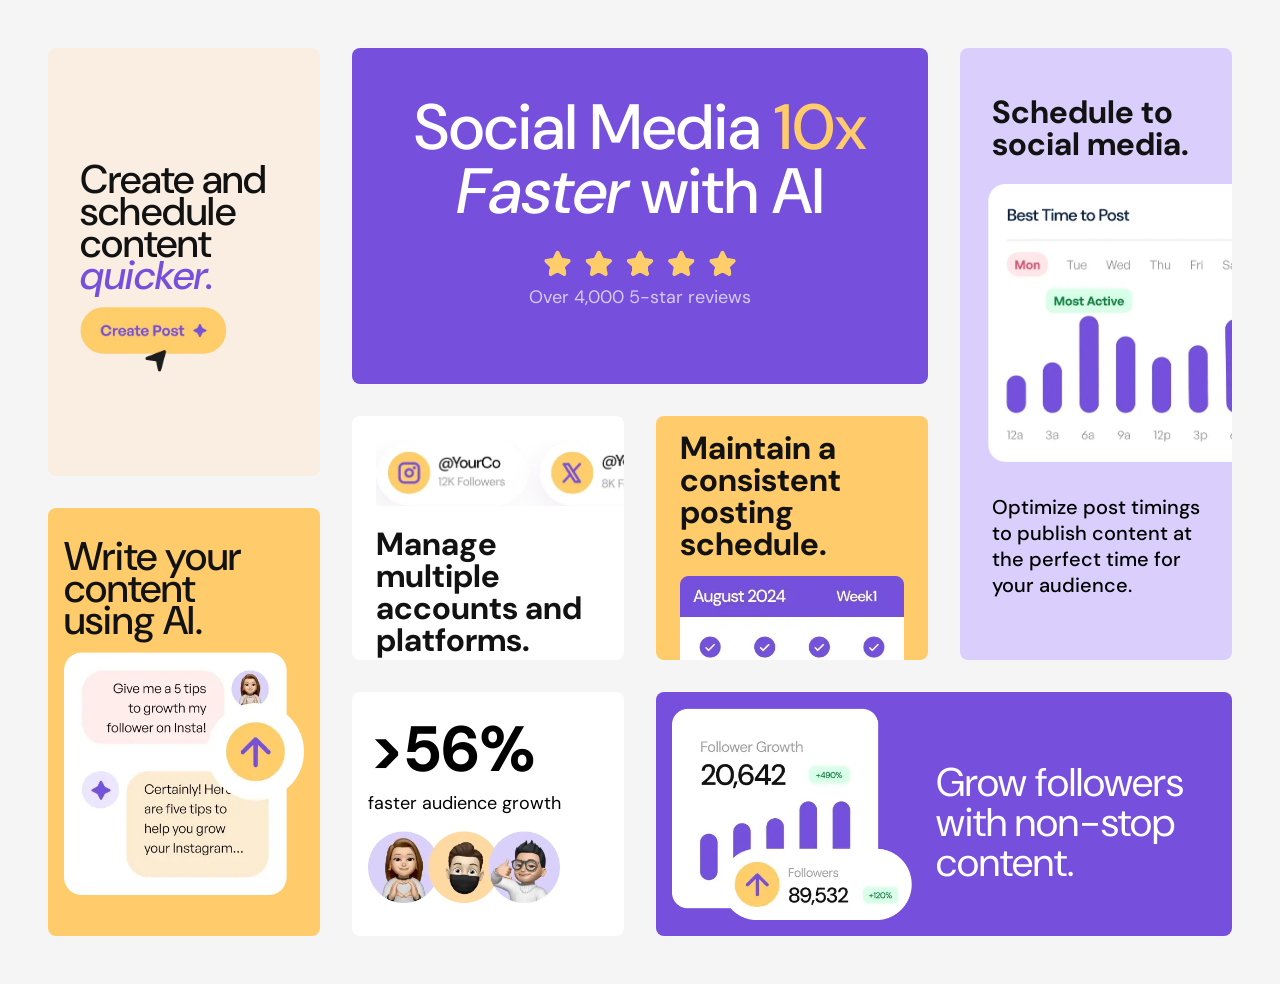
<file: Bento-Grid/index.html>
<!doctype html>
<html lang="en">
  <head>
    <meta charset="UTF-8" />
    <meta name="viewport" content="width=device-width, initial-scale=1.0" />
    <title>Bento grid</title>
    <link rel="stylesheet" href="style.css" />
  </head>
  <body>
    <main class="main-content">
      <section class="section-hero">
        <div class="hero-content">
          <div class="hero-review">
            <h1>
              Social Media <span class="yellow">10x</span
              ><span> Faster</span> with AI
            </h1>
            <img
              src="assets/images/illustration-five-stars.webp"
              alt="5-star-reviews"
            />
            <p>Over 4,000 5-star reviews</p>
          </div>
          <div class="hero-account">
            <img
              src="assets/images/illustration-multiple-platforms.webp"
              alt="multiple-accounts"
            />
            <h2>Manage multiple accounts and platforms.</h2>
          </div>
          <div class="hero-posting">
            <h2>Maintain a consistent posting schedule.</h2>
            <img
              src="assets/images/illustration-consistent-schedule.webp"
              alt="consistent-schedule"
            />
          </div>
          <div class="hero-social-media">
            <h2>Schedule to social media.</h2>
            <img src="assets/images/illustration-schedule-posts.webp" alt="" />
            <p>
              Optimize post timings to publish content at the perfect time for
              your audience.
            </p>
          </div>
          <div class="hero-followers">
            <img
              src="assets/images/illustration-grow-followers.webp"
              alt="grow followers"
            />
            <h2>Grow followers with non-stop content.</h2>
          </div>
          <div class="hero-audience">
            <p><span>>56% </span>faster audience growth</p>
            <img
              src="assets/images/illustration-audience-growth.webp"
              alt="audience growth"
            />
          </div>
          <div class="hero-create">
            <h2>Create and schedule content <span>quicker.</span></h2>
            <img
              src="assets/images/illustration-create-post.webp"
              alt="create post"
            />
          </div>
          <div class="hero-ai">
            <h2>Write your content using AI.</h2>
            <img
              src="assets/images/illustration-ai-content.webp"
              alt="ai content"
            />
          </div>
        </div>
      </section>
    </main>
  </body>
</html>
</file>
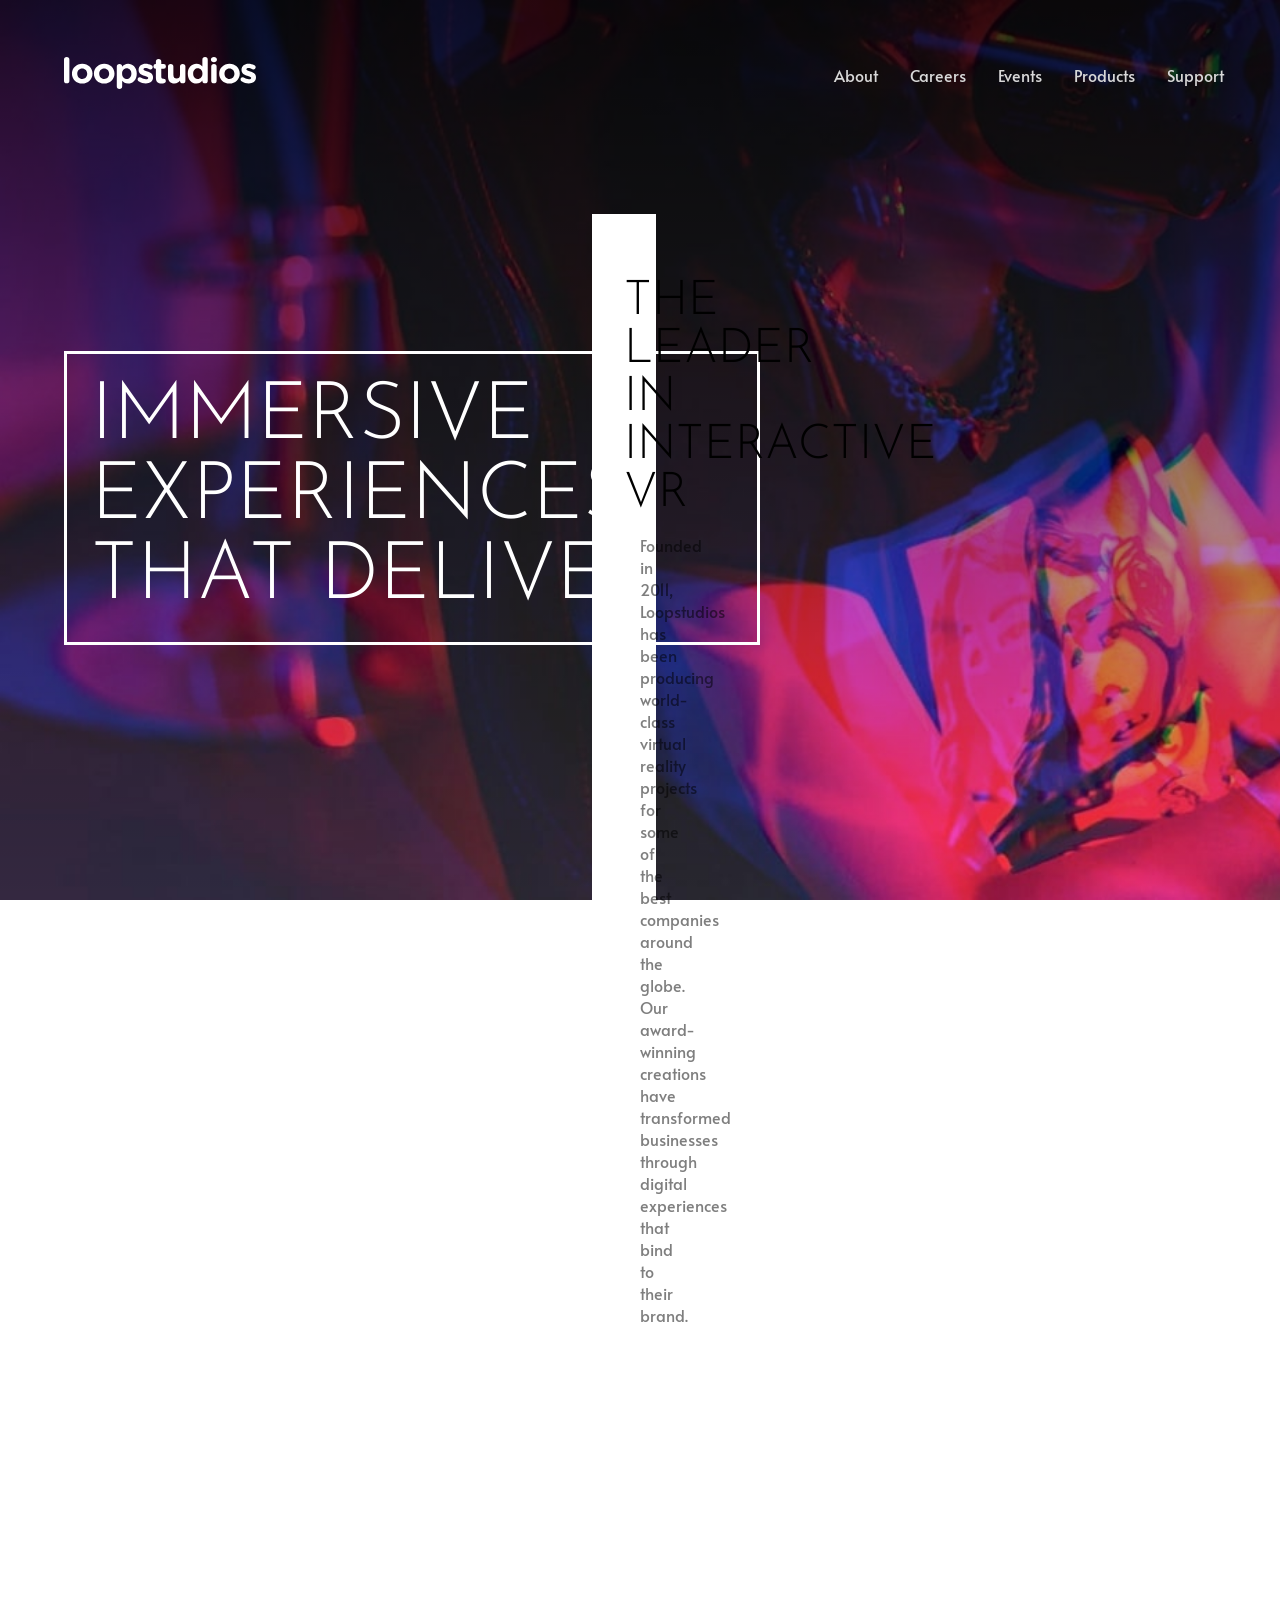
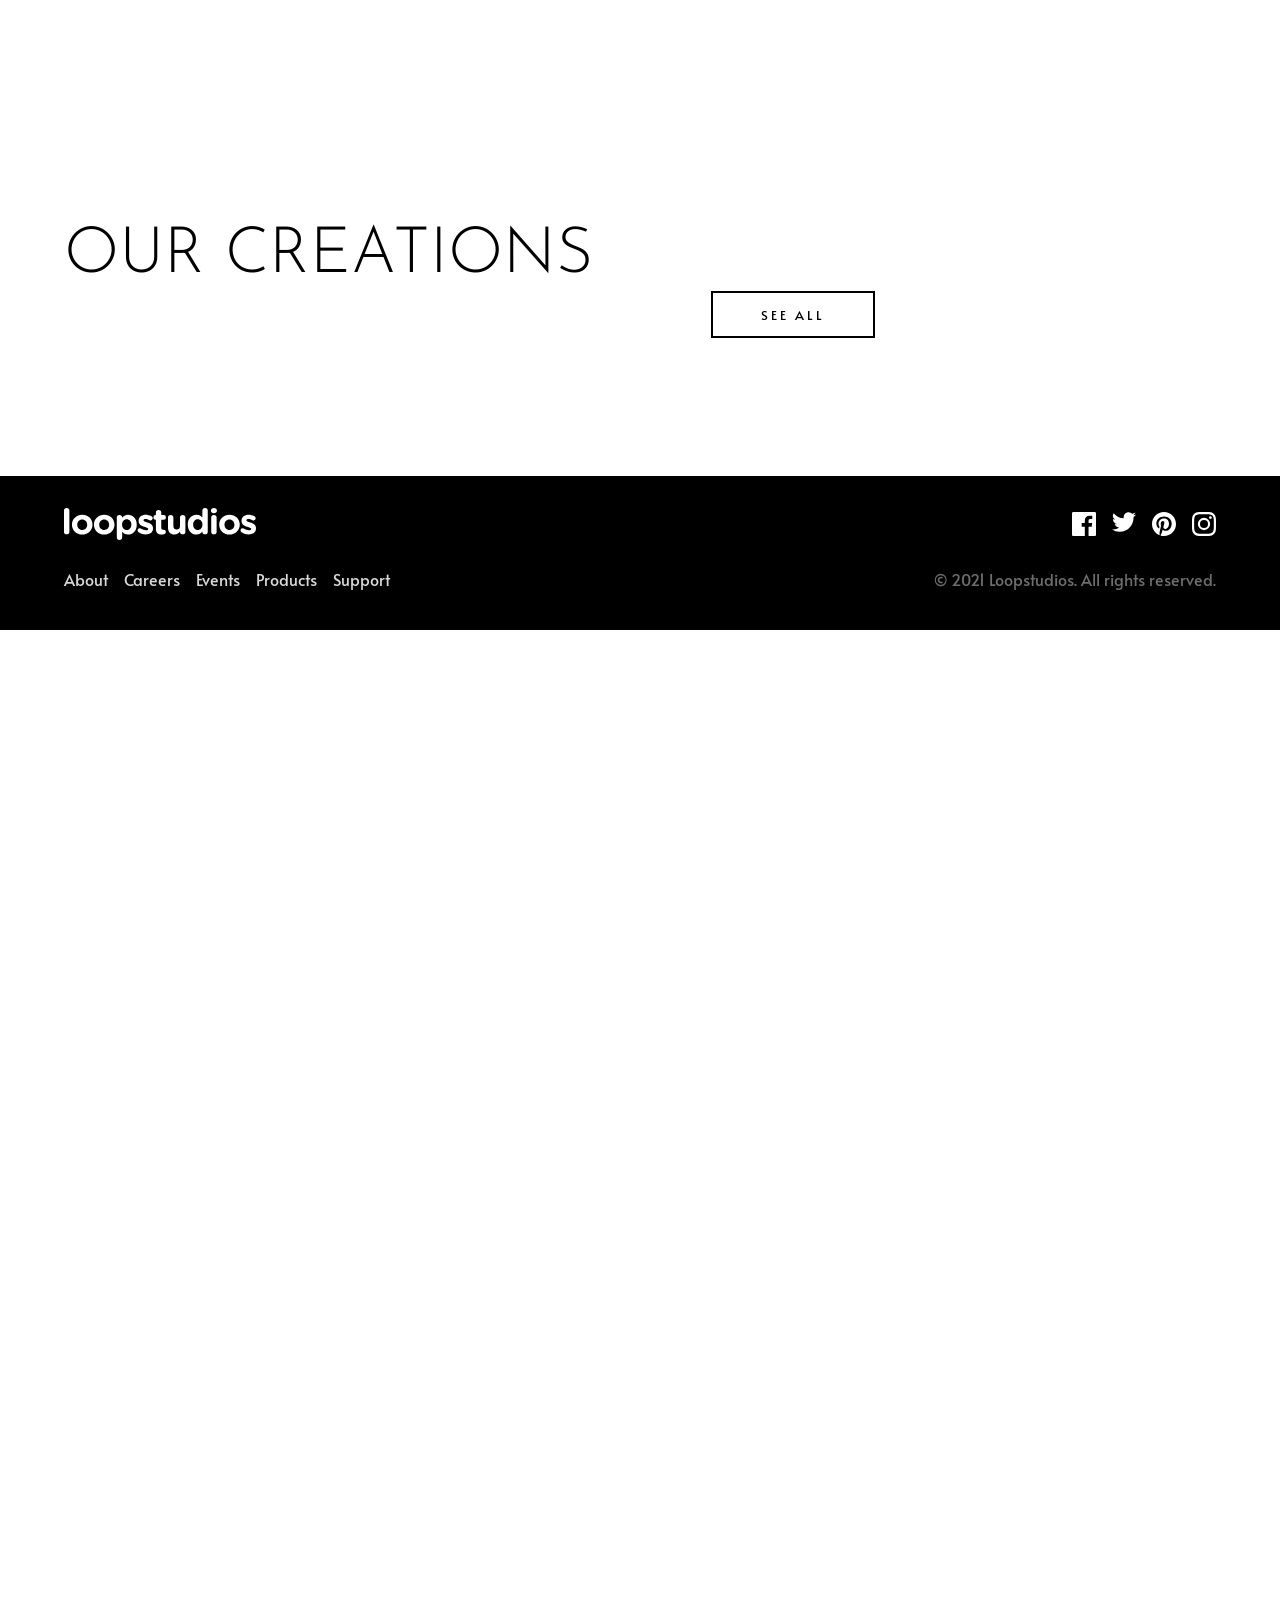
<file: Loopstudios-Landing-Page/index.html>
<!DOCTYPE html>
<html lang="en">

<head>
  <meta charset="UTF-8">
  <meta name="viewport" content="width=device-width, initial-scale=1.0">
  <title>Loopstudios landing page</title>
  <link rel="stylesheet" href="style.css">
  <link rel="preconnect" href="https://fonts.googleapis.com">
  <link rel="preconnect" href="https://fonts.gstatic.com" crossorigin>
  <link href="https://fonts.googleapis.com/css2?family=Alata&family=Josefin+Sans:wght@300&display=swap"
    rel="stylesheet">
</head>

<body>
  <div class="page-content">
    <header class="page-head">
      <div class="head-content">
        <div class="head-logo">
          <img src="images/logo.svg" alt="website logo">
        </div>
        <div class="head-items">
          <nav class="head-nav">
            <ul class="head-nav-items">
              <li class="nav-list"><a href="#" class="head-list-name">About</a></li>
              <li class="nav-list"><a href="#" class="head-list-name">Careers</a></li>
              <li class="nav-list"><a href="#" class="head-list-name">Events</a></li>
              <li class="nav-list"><a href="#" class="head-list-name">Products</a></li>
              <li class="nav-list"><a href="#" class="head-list-name">Support</a></li>
            </ul>
          </nav>
        </div>
        <div class="head-hamburger">
          <input type="checkbox" id="check-box" class="check">
          <div class="hamburger">
            <label for="check-box"><img src="images/icon-hamburger.svg" alt="open sidebar" class="open-sidebar"></label>
            <label for="check-box"><img src="images/icon-close.svg" alt="close sidebar" class="close-sidebar"></label>
          </div>
        </div>
      </div>
    </header>
    <main class="main-content">
      <section class="hero-section">
        <div class="hero-content">
          <div class="head-sidebar">
            <nav class="head-sidebar-nav">
              <ul class="head-sidebar-items">
                <li class="nav-list"><a href="#" class="list-name">About</a></li>
                <li class="nav-list"><a href="#" class="list-name">Careers</a></li>
                <li class="nav-list"><a href="#" class="list-name">Events</a></li>
                <li class="nav-list"><a href="#" class="list-name">Products</a></li>
                <li class="nav-list"><a href="#" class="list-name">Support</a></li>
              </ul>
            </nav>
          </div>
          <div class="hero-box">
            <h1>Immersive experiences that deliver</h1>
          </div>
        </div>
      </section>
      <section class="about-us" id="about-us">
        <div class="about-content">
          <div class="about-image">
            <picture>
              <source media="(min-width: 768px)" srcset="images/desktop/image-interactive.jpg">
              <img src="images/mobile/image-interactive.jpg" alt="about image">
            </picture>

          </div>
          <div class="about-detail">
            <h2>The leader in interactive VR</h2>
            <p>
              Founded in 2011, Loopstudios has been producing world-class virtual reality
              projects for some of the best companies around the globe. Our award-winning
              creations have transformed businesses through digital experiences that bind
              to their brand.
            </p>
          </div>
        </div>
      </section>
      <section class="creation">
        <div class="creation-content">
          <h2>Our creations</h2>
          <div class="creation-button">
            <button type="submit" class="creation-btn">See all</button>
          </div>
          <div class="creation-images">
            <div class="image-card">
              <picture>
                <source media="(min-width: 768px)" srcset="images/desktop/image-deep-earth.jpg">
                <img src="images/mobile/image-deep-earth.jpg" alt="Deep earth">
              </picture>
              <h3>Deep earth</h3>
            </div>
            <div class="image-card">
              <picture>
                <source media="(min-width: 768px)" srcset="images/desktop/image-night-arcade.jpg">
                <img src="images/mobile/image-night-arcade.jpg" alt="Night arcade">
              </picture>
              <h3>Night arcade</h3>
            </div>
            <div class="image-card">
              <picture>
                <source media="(min-width: 768px)" srcset="images/desktop/image-soccer-team.jpg">
                <img src="images/mobile/image-soccer-team.jpg" alt="Soccer team VR">
              </picture>
              <h3>Soccer team VR</h3>
            </div>
            <div class="image-card">
              <picture>
                <source media="(min-width: 768px)" srcset="images/desktop/image-grid.jpg">
                <img src="images/mobile/image-grid.jpg" alt="grid">
              </picture>
              <h3>The grid</h3>
            </div>
            <div class="image-card">
              <picture>
                <source media="(min-width: 768px)" srcset="images/desktop/image-from-above.jpg">
                <img src="images/mobile/image-from-above.jpg" alt="From above">
              </picture>
              <h3>From up above VR</h3>
            </div>
            <div class="image-card">
              <picture>
                <source media="(min-width: 768px)" srcset="images/desktop/image-pocket-borealis.jpg">
                <img src="images/mobile/image-pocket-borealis.jpg" alt="Pocket borealis">
              </picture>
              <h3>Pocket borealis</h3>
            </div>
            <div class="image-card">
              <picture>
                <source media="(min-width: 768px)" srcset="images/desktop/image-curiosity.jpg">
                <img src="images/mobile/image-curiosity.jpg" alt="curiosity">
              </picture>
              <h3>The curiosity</h3>
            </div>
            <div class="image-card">
              <picture>
                <source media="(min-width: 768px)" srcset="images/desktop/image-fisheye.jpg">
                <img src="images/mobile/image-fisheye.jpg" alt="fisheye">
              </picture>
              <h3>Make it fisheye</h3>
            </div>
          </div>
        </div>
      </section>
    </main>
    <footer>
      <div class="footer-content">
        <div class="footer-image">
          <img src="images/logo.svg" alt="logo">
        </div>
          <nav class="footer-nav">
            <ul class="footer-list">
              <li class="flist"><a href="#" class="footer-list-name no-padding">About</a></li>
              <li class="flist"><a href="#" class="footer-list-name">Careers</a></li>
              <li class="flist"><a href="#" class="footer-list-name">Events</a></li>
              <li class="flist"><a href="#" class="footer-list-name">Products</a></li>
              <li class="flist"><a href="#" class="footer-list-name">Support</a></li>
            </ul>
          </nav>
          <nav class="social-link">
            <ul class="social-list">
              <li class="slist"><a href="#" class="social-link-logo"><img src="images/icon-facebook.svg"
                    alt="icon-facebook"></a></li>
              <li class="slist"><a href="#" class="social-link-logo"><img src="images/icon-twitter.svg"
                    alt="icon-twitter"></a></li>
              <li class="slist"><a href="#" class="social-link-logo"><img src="images/icon-pinterest.svg"
                    alt="icon-pinterest"></a></li>
              <li class="slist"><a href="#" class="social-link-logo"><img src="images/icon-instagram.svg"
                    alt="icon-instagram"></a></li>
            </ul>
          </nav>
        <div class="footer-copyright">
          <p>© 2021 Loopstudios. All rights reserved.</p>
        </div>
      </div>
    </footer>
  </div>
</body>

</html>
</file>
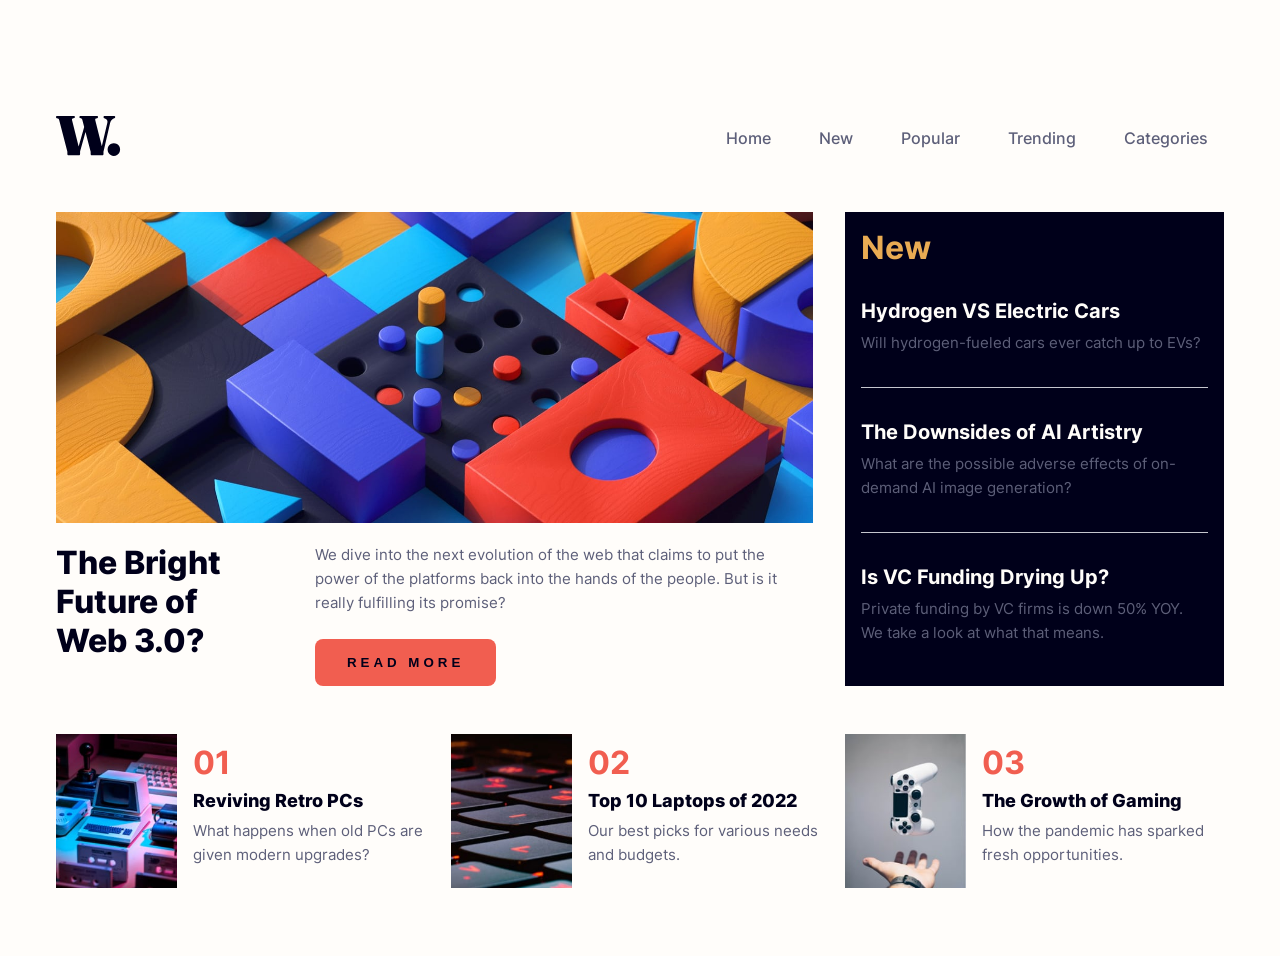
<file: Newspaper-Homepage/index.html>
<!doctype html>
<html lang="en">
  <head>
    <meta charset="UTF-8" />
    <meta name="viewport" content="width=device-width, initial-scale=1.0" />
    <title>News homepage</title>
    <link rel="stylesheet" href="style.css" />
  </head>
  <body>
    <div class="page-content">
      <header class="page-header">
        <div class="header-content">
          <div class="header-image">
            <img src="assets/images/logo.svg" alt="Website logo" />
          </div>
          <div class="header-hamburger">
            <input type="checkbox" class="checkbox-hamburger" id="check" />
            <div class="hamburger">
              <div class="open-sidebar">
                <label for="check">
                  <img src="assets/images/icon-menu.svg" alt="open-sidebar" />
                </label>
              </div>
              <div class="close-sidebar">
                <label for="check">
                  <img
                    src="assets/images/icon-menu-close.svg"
                    alt="close-sidebar"
                  />
                </label>
              </div>
            </div>
            <nav class="sidebar">
              <ul class="sidebar-items">
                <li class="list list-gap">
                  <a href="#" class="list-name">Home</a>
                </li>
                <li class="list"><a href="#" class="list-name">New</a></li>
                <li class="list"><a href="#" class="list-name">Popular</a></li>
                <li class="list"><a href="#" class="list-name">Trending</a></li>
                <li class="list">
                  <a href="#" class="list-name">Categories</a>
                </li>
              </ul>
            </nav>
          </div>
        </div>
      </header>
      <main class="main-content">
        <section class="section-hero">
          <div class="hero-content">
            <div class="hero-article">
              <div class="article-image">
                <picture>
                  <source
                    media="(min-width: 768px)"
                    srcset="assets/images/image-web-3-desktop.jpg"
                  />
                  <img
                    src="assets/images/image-web-3-mobile.jpg"
                    alt="Article image"
                  />
                </picture>
              </div>
              <div class="article-body">
                <div class="article-head">
                  <h1>The Bright Future of Web 3.0?</h1>
                </div>
                <div class="article-details">
                  <p>
                    We dive into the next evolution of the web that claims to
                    put the power of the platforms back into the hands of the
                    people. But is it really fulfilling its promise?
                  </p>
                  <button type="submit" class="read-btn">Read more</button>
                </div>
              </div>
            </div>
            <div class="hero-new">
              <h3>New</h3>
              <div class="new-feature-one">
                <h2>Hydrogen VS Electric Cars</h2>
                <p>Will hydrogen-fueled cars ever catch up to EVs?</p>
              </div>
              <hr />
              <div class="new-feature-two">
                <h2>The Downsides of AI Artistry</h2>
                <p>
                  What are the possible adverse effects of on-demand AI image
                  generation?
                </p>
              </div>
              <hr />
              <div class="new-feature-three">
                <h2>Is VC Funding Drying Up?</h2>
                <p>
                  Private funding by VC firms is down 50% YOY. We take a look at
                  what that means.
                </p>
              </div>
            </div>
            <div class="hero-additional">
              <div class="hero-additional-content one">
                <div class="additional-image">
                  <img
                    src="assets/images/image-retro-pcs.jpg"
                    alt="Retro PCs"
                  />
                </div>
                <div class="additional-details">
                  <h3>01</h3>
                  <h2>Reviving Retro PCs</h2>
                  <p>What happens when old PCs are given modern upgrades?</p>
                </div>
              </div>
              <div class="hero-additional-content two">
                <div class="additional-image">
                  <img
                    src="assets/images/image-top-laptops.jpg"
                    alt="Retro PCs"
                  />
                </div>
                <div class="additional-details">
                  <h3>02</h3>
                  <h2>Top 10 Laptops of 2022</h2>
                  <p>Our best picks for various needs and budgets.</p>
                </div>
              </div>
              <div class="hero-additional-content three">
                <div class="additional-image">
                  <img
                    src="assets/images/image-gaming-growth.jpg"
                    alt="Retro PCs"
                  />
                </div>
                <div class="additional-details">
                  <h3>03</h3>
                  <h2>The Growth of Gaming</h2>
                  <p>How the pandemic has sparked fresh opportunities.</p>
                </div>
              </div>
            </div>
          </div>
        </section>
      </main>
    </div>
  </body>
</html>
</file>
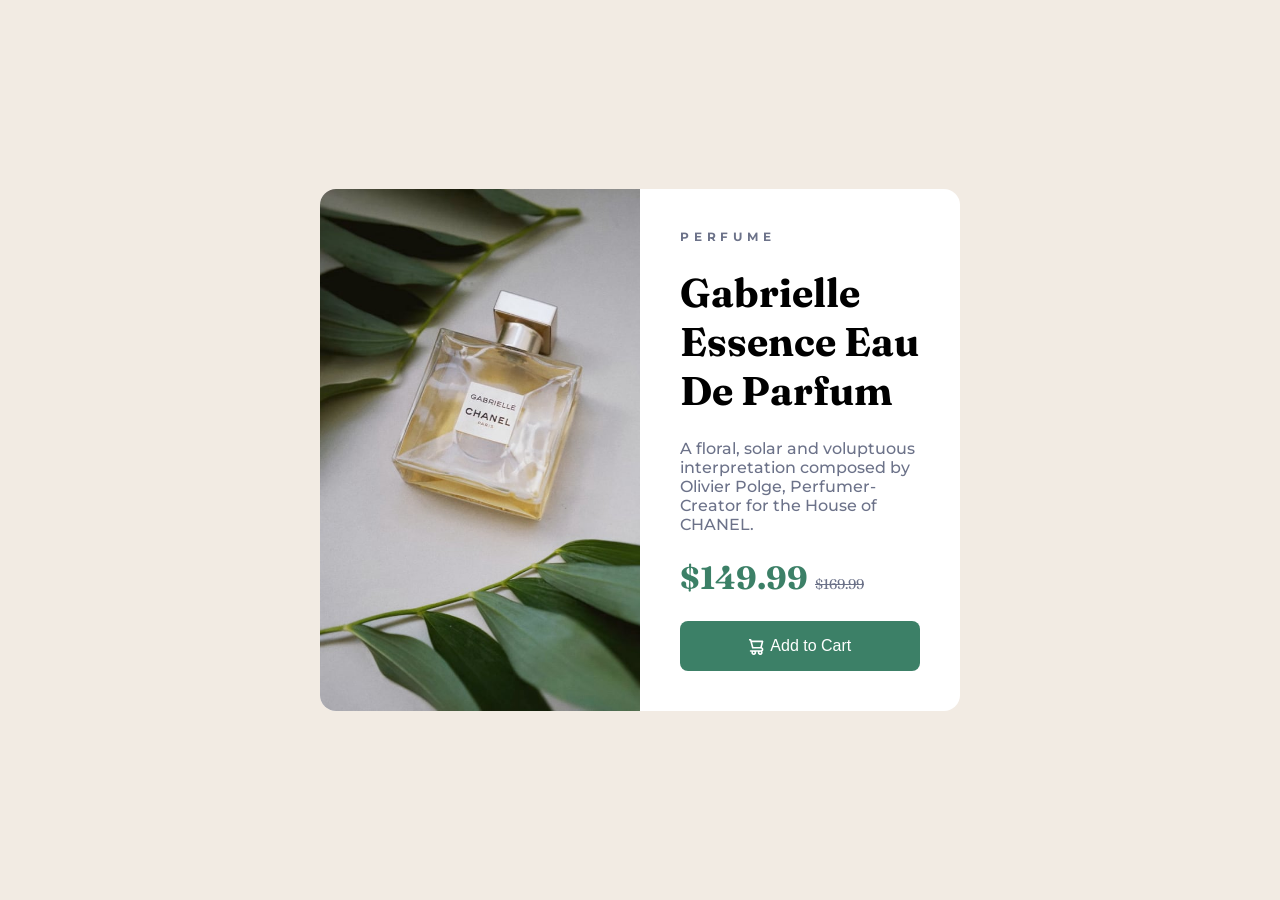
<file: Product-Card/index.html>
<!doctype html>
<html lang="en">
  <head>
    <meta charset="UTF-8" />
    <meta name="viewport" content="width=device-width, initial-scale=1.0" />
    <title>Product Card</title>
    <link rel="stylesheet" href="style.css" />
    <link rel="preconnect" href="https://fonts.googleapis.com" />
    <link rel="preconnect" href="https://fonts.gstatic.com" crossorigin />
    <link
      href="https://fonts.googleapis.com/css2?family=Fraunces:ital,opsz,wght@0,9..144,100..900;1,9..144,100..900&family=Montserrat:ital@0;1&display=swap"
      rel="stylesheet"
    />
  </head>
  <body>
    <div class="page-content">
      <div class="product-card">
        <div class="product-image">
          
          <picture>
            <source srcset="assets/img-desktop.jpg" media="(min-width:710px)">
            <img
            src="assets/img-mobile.jpg"
            alt="product"
          />
          </picture>
        </div>
        <div class="product-detail">
          <span>PERFUME</span>
          <h1>Gabrielle Essence Eau De Parfum</h1>
          <p>
            A floral, solar and voluptuous interpretation composed by Olivier
            Polge, Perfumer-Creator for the House of CHANEL.
          </p>
          <div class="price"><span class="new-price">$149.99 </span><span class="old-price">$169.99</span></div>
          <button class="btn-cart"><img src="assets/icon-cart.svg" alt=""> Add to Cart</button>
        </div>
      </div>
    </div>
  </body>
</html>
</file>
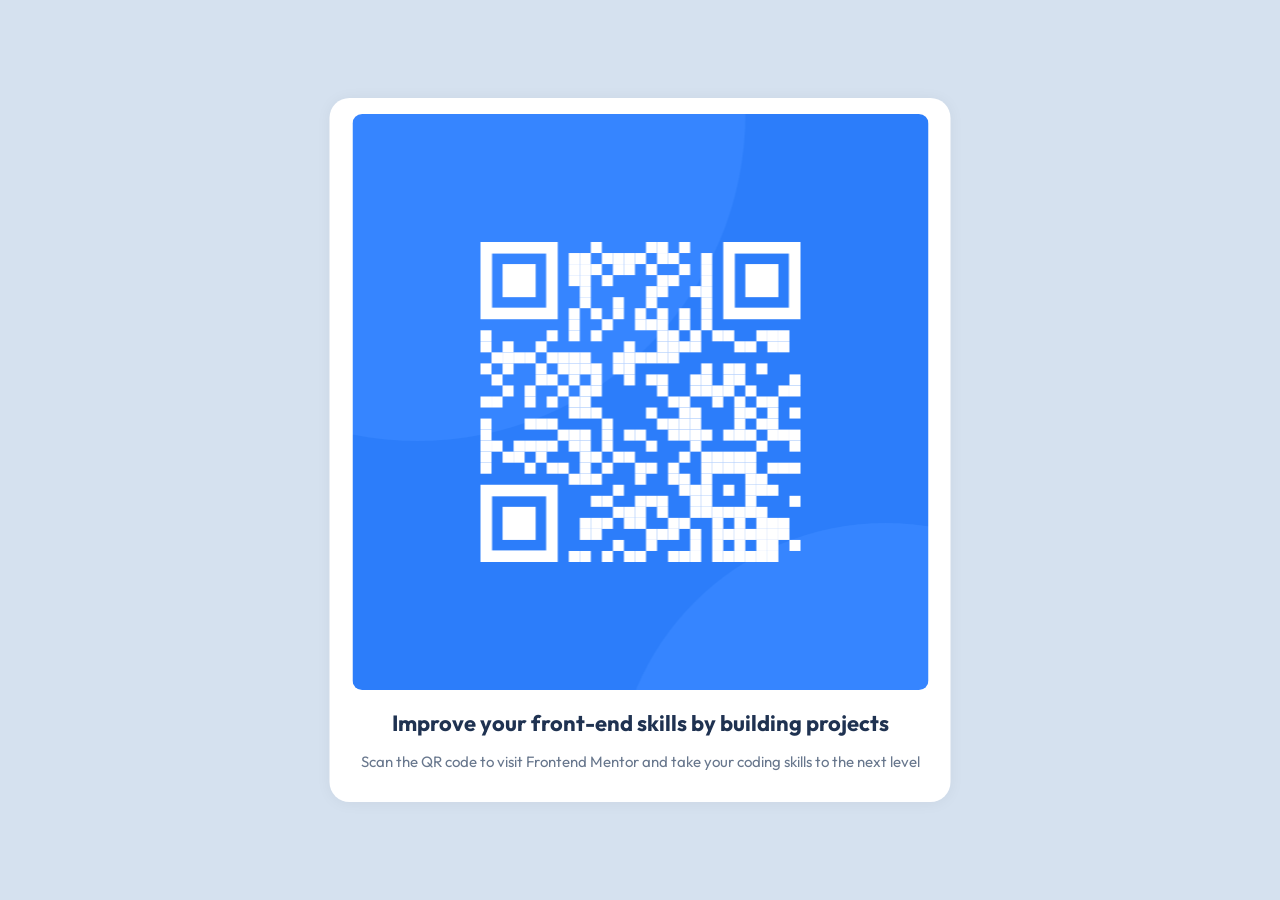
<file: QR-Code-Page/index.html>
<!doctype html>
<html lang="en">
  <head>
    <meta charset="UTF-8" />
    <meta name="viewport" content="width=device-width, initial-scale=1.0" />
    <title>QR Code</title>
    <link rel="stylesheet" href="style.css" />
  </head>
  <body>
    <div class="card">
      <img class="qr-img" src="assets/image-qr-code.png" alt="myimg" />
      <p class="head">Improve your front-end skills by building projects</p>
      <p class="para">
        Scan the QR code to visit Frontend Mentor and take your coding skills to
        the next level
      </p>
    </div>
  </body>
</html>
</file>
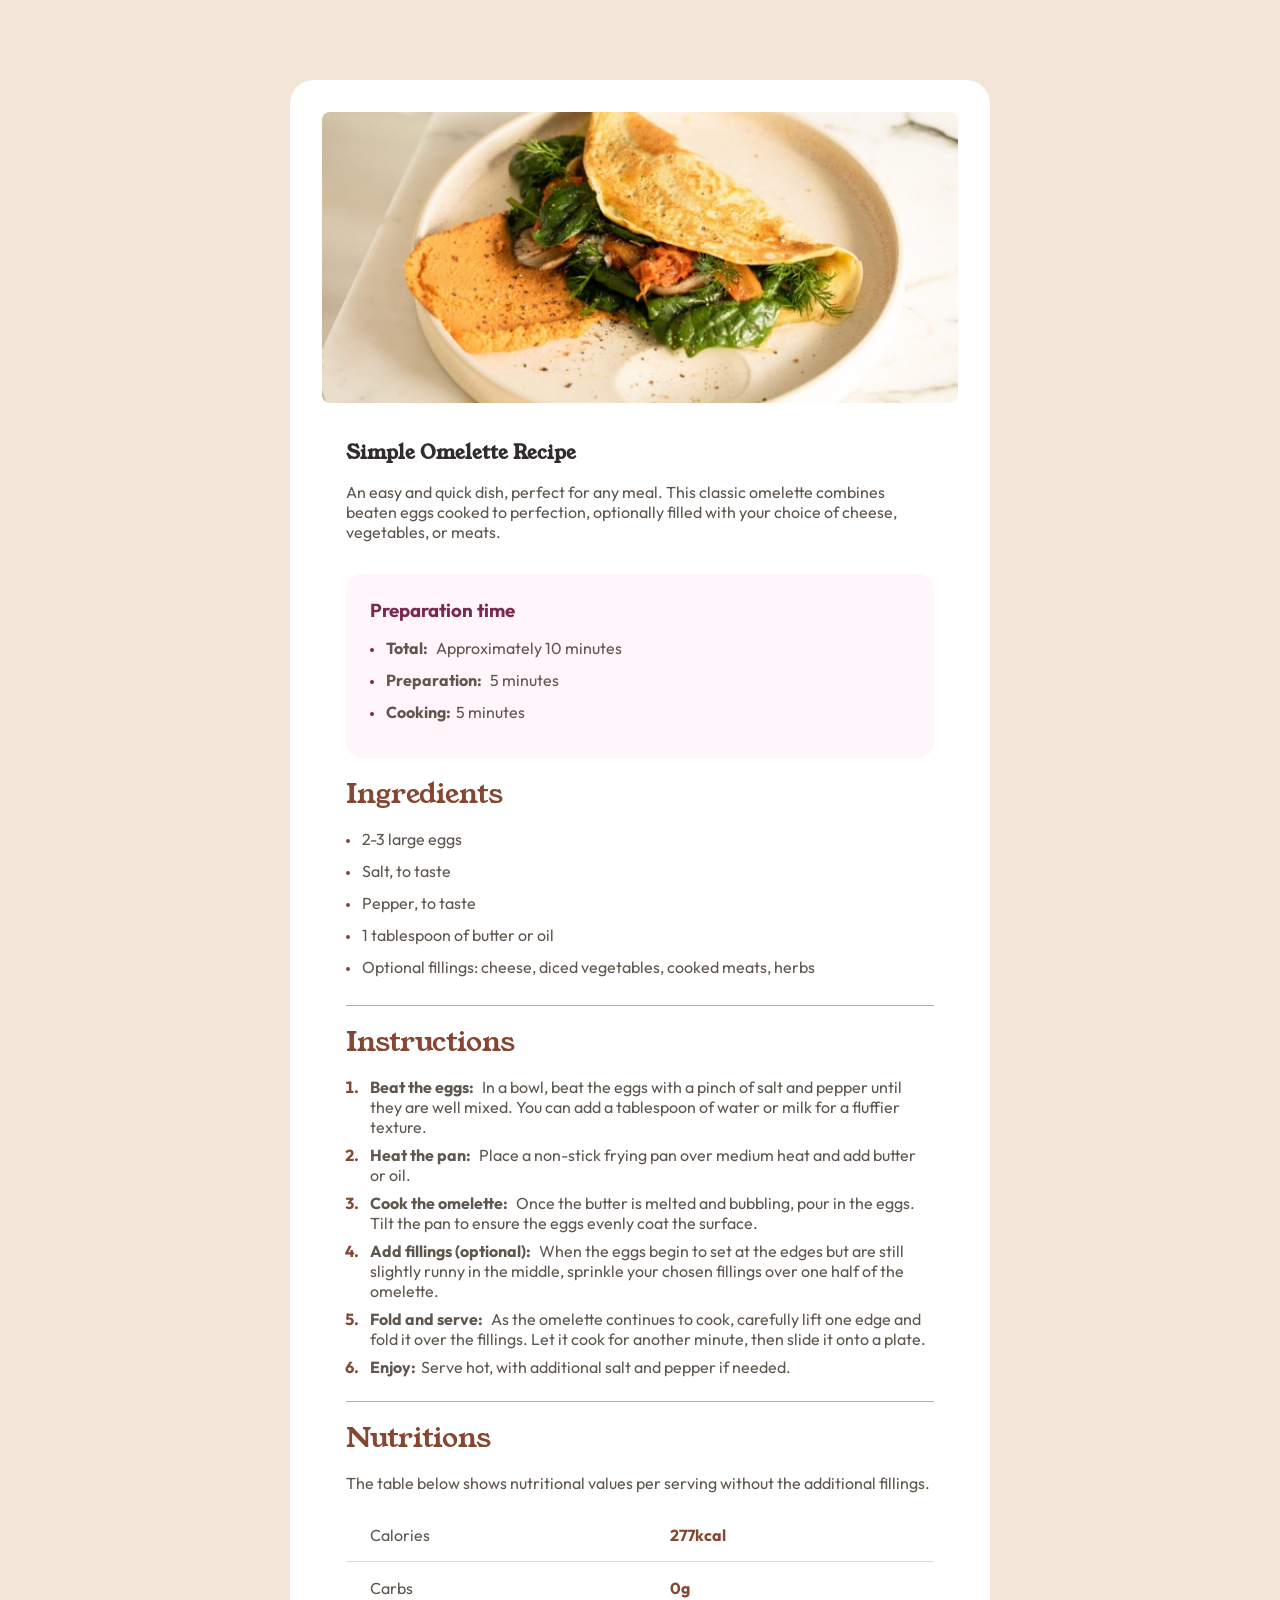
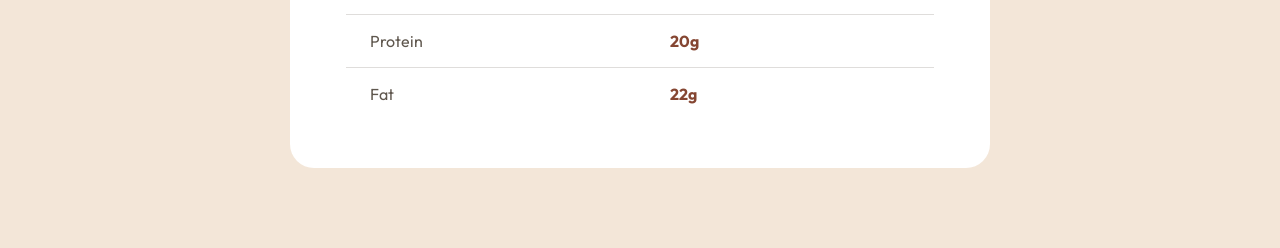
<file: Recipe-Page/index.html>
<!doctype html>
<html lang="en">
  <head>
    <meta charset="UTF-8" />
    <meta name="viewport" content="width=device-width, initial-scale=1.0" />
    <title>Recipe page</title>
    <link rel="stylesheet" href="style.css" />
    <link rel="preconnect" href="https://fonts.googleapis.com" />
    <link rel="preconnect" href="https://fonts.gstatic.com" crossorigin />
    <link
      href="https://fonts.googleapis.com/css2?family=Outfit:wght@400;600;700&family=Young+Serif&display=swap"
      rel="stylesheet"
    />
  </head>
  <body>
    <main class="main-content">
      <section class="section-hero">
        <article class="hero-content">
          <div class="recipe-image">
            <img
              class="omelette-image"
              src="assets/image-omelette.jpeg"
              alt="recipe-image"
            />
          </div>
          <div class="recipe-content">
            <div class="recipe-header">
              <h1>Simple Omelette Recipe</h1>
              <p>
                An easy and quick dish, perfect for any meal. This classic
                omelette combines beaten eggs cooked to perfection, optionally
                filled with your choice of cheese, vegetables, or meats.
              </p>
            </div>
            <div class="preparation-time">
              <h3>Preparation time</h3>
              <ul>
                <li><span>Total: </span>Approximately 10 minutes</li>
                <li><span>Preparation: </span>5 minutes</li>
                <li><span>Cooking:</span>5 minutes</li>
              </ul>
            </div>
            <div class="ingredient">
              <h2>Ingredients</h2>
              <ul>
                <li>2-3 large eggs</li>
                <li>Salt, to taste</li>
                <li>Pepper, to taste</li>
                <li>1 tablespoon of butter or oil</li>
                <li>
                  Optional fillings: cheese, diced vegetables, cooked meats,
                  herbs
                </li>
              </ul>
            </div>
            <div class="hr-line"></div>
            <div class="instruction">
              <h2>Instructions</h2>
              <ol>
                <li>
                  <span>Beat the eggs:</span> In a bowl, beat the eggs with a
                  pinch of salt and pepper until they are well mixed. You can
                  add a tablespoon of water or milk for a fluffier texture.
                </li>
                <li>
                  <span>Heat the pan:</span> Place a non-stick frying pan over
                  medium heat and add butter or oil.
                </li>
                <li>
                  <span>Cook the omelette:</span> Once the butter is melted and
                  bubbling, pour in the eggs. Tilt the pan to ensure the eggs
                  evenly coat the surface.
                </li>
                <li>
                  <span>Add fillings (optional):</span> When the eggs begin to
                  set at the edges but are still slightly runny in the middle,
                  sprinkle your chosen fillings over one half of the omelette.
                </li>
                <li>
                  <span>Fold and serve:</span> As the omelette continues to
                  cook, carefully lift one edge and fold it over the fillings.
                  Let it cook for another minute, then slide it onto a plate.
                </li>
                <li>
                  <span>Enjoy:</span>Serve hot, with additional salt and pepper
                  if needed.
                </li>
              </ol>
            </div>
            <div class="hr-line"></div>
            <div class="nutrition">
              <h2>Nutritions</h2>
              <p>
                The table below shows nutritional values per serving without the
                additional fillings.
              </p>
              <table>
                <tr>
                  <td>Calories</td>
                  <td class="stat">277kcal</td>
                </tr>
                <tr>
                  <td>Carbs</td>
                  <td class="stat">0g</td>
                </tr>
                <tr>
                  <td>Protein</td>
                  <td class="stat">20g</td>
                </tr>
                <tr>
                  <td>Fat</td>
                  <td class="stat">22g</td>
                </tr>
              </table>
            </div>
          </div>
        </article>
      </section>
    </main>
  </body>
</html>
</file>
<file: Bento-Grid/style.css>
* {
  margin: 0;
  padding: 0;
  box-sizing: border-box;
}

@font-face {
  font-family: DMSans;
  src: url(assets/fonts/DMSans-VariableFont_opsz\,wght.ttf);
  font-style: normal;
}

@font-face {
  font-family: DMSans;
  src: url(assets/fonts/DMSans-Italic-VariableFont_opsz\,wght.ttf);
  font-style: italic;
}

body {
  font-family: 'DMSans', sans-serif;
  font-size: 1.125rem;
  min-height: 100vh;
}

.main-content {
  overflow: hidden;
}

.section-hero {
  display: flex;
  min-width: 100vw;
  background-color: #F5F5F5;
  justify-content: center;
  align-items: center;
  min-height: 100vh;
}

.hero-content {
  display: grid;
  gap: 1rem;
  margin: 2rem;
}

.hero-content > div {
  border-radius: 0.5rem;
}

.hero-review {
  background-color: hsl(256, 67%, 59%);
  padding: 2rem 2.5rem;
  text-align: center;
}

.hero-review img {
  width: 70%;
}

.hero-review h1 {
  color: white;
  font-weight: 400;
  margin-block-end: 1rem;
  line-height: 3rem;
  font-size: 2.75rem;
}

.hero-review p {
  line-height: 2rem;
  color: rgba(255, 255, 255, 0.7);
}

.hero-review span.yellow {
  font-style: normal;
  color: hsl(39, 100%, 71%);
}

.hero-review span {
  font-style: italic;
}

img {
  width: 100%;
}

h2 {
  color: hsl(0, 0%, 7%);
  font-size: 1.5rem;
  line-height: 1.5rem;
}

.hero-account {
  background-color: hsl(0, 0%, 100%);
  padding: 1rem;
}

.hero-posting {
  background-color: hsl(39, 100%, 71%);
  padding: 1rem;
  overflow-y: hidden;
}

.hero-posting img {
  width: 70%;
  position: relative;
  bottom: -2.5rem;
}

.hero-social-media {
  display: flex;
  flex-direction: column;
  align-items: center;
  text-align: center;
  gap: 1.5rem;
  padding: 2rem 1rem;
  background-color: hsl(254, 88%, 90%);
}

.hero-followers {
  background-color: hsl(256, 67%, 59%);
  padding: 1rem;
  text-align: center;
}

.hero-followers img, .hero-create img, .hero-ai img {
  width: 70%;
}

.hero-followers h2 {
  color: white;
  font-size: 2rem;
  margin-inline: 1.5rem;
  font-weight: 400;
}

.hero-audience {
  background-color: white;
  padding: 1rem;
}

.hero-audience img {
  width: 50%;
}

.hero-audience p span {
  font-weight: 700;
  font-size: 3rem;
  display: block;
}

.hero-audience p {
  margin-block-end: 1rem;
}

.hero-create {
  background-color: hsl(31, 66%, 93%);
  padding: 1rem;
}

.hero-create h2, .hero-ai h2 {
  font-size: 1.75rem;
  font-weight: 700;
  margin-block-end: 1rem;
}

.hero-create h2 span {
  color: hsl(256, 67%, 59%);
  font-style: italic;
}

.hero-ai {
  background-color: hsl(39, 100%, 71%);
  padding: 1rem;
}


@media (min-width: 768px) {
  :root {
    font-size: 10px;
  }

  .main-content {
    overflow: hidden;
  }
  .section-hero {
    padding: 3rem;
  }

  .hero-content {
    max-width: 1200px;
    grid-auto-columns: 1fr;
    grid-auto-rows: 60px;
    grid-template-areas: 
    'box1 box2 box2 box3'
    'box1 box2 box2 box3'
    'box1 box2 box2 box3'
    'box1 box2 box2 box3'
    'box1 box4 box5 box3'
    'box6 box4 box5 box3'
    'box6 box4 box5 box3'
    'box6 box7 box8 box8'
    'box6 box7 box8 box8'
    'box6 box7 box8 box8'
    ;
    gap: 2rem;
    margin: auto;
  }

  .hero-create {
    display: flex;
    flex-direction: column;
    justify-content: center;
    grid-area: box1;
    padding: 2rem;
  }

  .hero-create h2 {
    font-size: 2.5rem;
    font-weight: 500;
    line-height: 2rem;
  }

  .hero-review {
    grid-area: box2;
    display: flex;
    flex-direction: column;
    align-items: center;
  }

  .hero-review h1 {
    font-size: 4rem;
    line-height: 4rem;
    font-weight: 500;
    margin-block-start: 1rem;
  }

  .hero-review img {
    margin-block-start: 0.5rem;
    width: 40%;
  }

  .hero-social-media {
    grid-area: box3;
    text-align: left;
    padding: 2rem;
    overflow: hidden;
  }

  h2 {
    font-size: 2rem;
    line-height: 2rem;
    margin-top: 1rem;
  }

  .hero-social-media img {
    position: relative;
    width: 150%;
    right: -3rem;
  }

  .hero-social-media p {
    font-size: 1.25rem;
    font-weight: 500;
    margin-top: .5rem;
  }

  .hero-account {
    padding: 1.5rem;
    grid-area: box4;
    overflow: hidden;
  }

  .hero-account img {
    width: 140%;
  }

  .hero-posting {
    padding: 0 1.5rem;
    grid-area: box5;
  }

  .hero-posting img {
    width: 100%;
  }

  .hero-ai {
    grid-area: box6;
  }

  .hero-ai img {
    width: 100%;
  }

  .hero-ai h2 {
    font-size: 2.5rem;
    font-weight: 500;
    margin-right: 1rem;
  }

  .hero-audience {
    padding: 1rem;
    grid-area: box7;
  }

  .hero-audience img {
    width: 80%;
  }

  .hero-audience p span {
    font-size: 4rem;
  }

  .hero-followers {
    display: flex;
    grid-area: box8;
  }

  .hero-followers img {
    width: 70%;
  }

  .hero-followers h2 {
    font-size: 2rem;
    align-self: center;
    line-height: 2.5rem;
    text-align: left;
  }
}

@media (min-width: 900px) {
  :root {
    font-size: 12px;
  }

  .hero-followers h2 {
    font-size: 2.5rem;
  }
}

@media (min-width: 1000px) {
  :root {
    font-size: 14px;
  }
  
  .hero-posting img {
    position: relative;
    top: 1rem;
  }
}

@media (min-width: 1200px) {
  :root {
    font-size: 16px;
  }

  .hero-posting img {
    position: relative;
    top: 1rem;
  }
}

@media (max-width:400px) {
  :root {
    font-size: 14px;
  }
}

@media (max-width:300px) {
  :root {
    font-size: 12px;
  }
}

@media (max-width:200px) {
  :root {
    font-size: 10px;
  }
}
</file>
<file: Loopstudios-Landing-Page/style.css>
* {
  padding: 0;
  margin: 0;
  box-sizing: border-box;
}

:root {
  --White: hsl(0, 0%, 100%);
  --Black: hsl(0, 0%, 0%);
  --Grey-200: hsl(0, 0%, 85%);
}

body {
  font-family: "Josefin Sans", sans-serif;
  scroll-behavior: smooth;
}

header {
  width: 100%;
  position: absolute;
  top: 3rem;
  z-index: 2;
}

.page-content {
  position: relative;
  overflow: hidden;
}

.head-content {
  display: flex;
  margin-inline: 1.5rem;
  align-items: center;
  justify-content: space-between;
}

.head-logo img {
  min-width: 0;
  max-width: 75%;
}

.hamburger {
  margin-inline-end: 0.5rem;
}

.head-items,
.check,
.hamburger > label:nth-child(2),
.check:checked ~ .hamburger > label:nth-child(1) {
  display: none;
}

.head-sidebar {
  position: absolute;
  overflow: hidden;
  top: 0;
  display: none;
}

.head-sidebar {
  min-width: 0.1px;
  width: 100%;
  position: absolute;
  top: 0;
  left: 0;
  z-index: 1;
}

.head-sidebar-nav {
  min-height: 100vh;
  background-color: var(--Black);
  display: flex;
  justify-content: flex-start;
  align-items: center;
}

.head-sidebar-items {
  display: flex;
  flex-basis: 100%;
  flex-direction: column;
}

.list-name {
  text-decoration: none;
  color: var(--Grey-200);
  font-size: 1.5rem;
  font-weight: 300;
  text-transform: uppercase;
  display: block;
  padding: 0.75rem 1rem;
  margin-inline-start: 0.5rem;
}

.check:checked ~ .hamburger > label:nth-child(2),
:has(.check:checked) .head-sidebar {
  display: block;
}

.hero-section {
  min-height: 100vh;
  background-image: url(images/mobile/image-hero.jpg);
  background-size: cover;
  background-repeat: no-repeat;
  display: flex;
  justify-content: center;
  align-items: center;
}

.hero-box {
  border: 3px solid var(--White);
  margin: 1.5rem;
  padding: 1.5rem;
}

.hero-box h1 {
  color: var(--White);
  text-transform: uppercase;
  font-size: clamp(2.5rem, 7.5vw, 5rem);
  font-weight: 300;
}

.about-us {
  min-height: 100vh;
  display: flex;
  justify-content: center;
  align-items: center;
  padding: 1.5rem;
}

.about-content {
  display: flex;
  flex-direction: column;
  gap: 2rem;
}

.about-image img {
  width: 100%;
}

.about-detail {
  text-align: center;
}

.about-detail h2 {
  text-transform: uppercase;
  font-weight: 300;
  font-size: clamp(2rem, 5vw, 3rem);
  margin-block-end: 1rem;
}

.about-detail p {
  font-family: "Alata", sans-serif;
  font-weight: 400;
  opacity: 0.5;
  margin-inline: 1rem;
}

.creation-content {
  display: flex;
  flex-direction: column;
  align-items: center;
  padding: 1.5rem;
  margin-block-end: 3rem;
}

.creation img {
  width: 100%;
  height: auto;
}

.creation h2 {
  margin-block-end: 2rem;
  font-size: clamp(1rem, 9vw, 4rem);
  font-weight: 300;
  text-transform: uppercase;
  text-align: center;
}

.creation h3 {
  bottom: 1rem;
  left: 1rem;
  position: absolute;
  text-transform: uppercase;
  margin-inline-end: auto;
  color: var(--White);
  font-size: 2rem;
  font-weight: 300;
  margin-right: 30%;
}

.image-card {
  overflow: hidden;
  position: relative;
  margin-block-end: 1.25rem;
  display: inline-block;
}

.image-card img {
  display: block;
}

.image-card::before {
  content: "";
  position: absolute;
  top: 0;
  left: 0;
  width: 100%;
  height: 100%;
  /* Gradient starts at the left (transparent) and ends at the right (black) */
  background: linear-gradient(
    to left,
    rgba(0, 0, 0, 0) 50%,
    rgba(0, 0, 0, 0.8) 100%
  );
  pointer-events: none;
}

.creation-button {
  order: 1;
}

.creation-btn {
  background-color: var(--White);
  padding: 0.75rem 3rem;
  text-transform: uppercase;
  letter-spacing: 3px;
  border: 2px solid var(--Black);
  font-family: "Alata", sans-serif;
  font-weight: 400;
}

footer {
  display: flex;
  background-color: var(--Black);
}

.footer-content {
  display: flex;
  width: 100%;
  flex-direction: column;
  gap: 1rem;
  align-items: center;
  margin-block: 2rem;
}

.footer-image {
  text-align: center;
}

.footer-image img {
  width: 70%;
}

.footer-copyright {
  font-family: "Alata", sans-serif;
  font-weight: 400;
  color: var(--Grey-200);
  opacity: 0.5;
  text-align: center;
}

.social-list {
  display: flex;
  gap: 1rem;
}

.footer-list {
  display: flex;
  flex-direction: column;
  align-items: center;
  margin-bottom: 1rem;
}

.footer-list-name {
  text-decoration: none;
  font-family: "Alata", sans-serif;
  font-weight: 400;
  color: var(--Grey-200);
  display: block;
  width: 100%;
  padding: 0.5rem;
}

@media (min-width: 768px) {
  .head-sidebar,
  .head-hamburger {
    display: none;
  }

  .head-content,
  .hero-content {
    max-width: 1200px;
    margin-inline: auto;
  }

  .hero-section {
    background-image:
      linear-gradient(to bottom, rgba(0, 0, 0, 0.8), transparent),
      url(images/desktop/image-hero.jpg);
    background-size: cover;
    background-repeat: no-repeat;
  }

  .head-logo {
    margin-inline: 1.5rem;
  }

  .head-logo img {
    max-width: 100%;
  }

  .head-items {
    display: block;
  }

  .head-nav-items {
    display: flex;
    list-style-type: none;
  }

  .head-list-name {
    text-decoration: none;
    font-family: "Alata", sans-serif;
    font-weight: 400;
    color: var(--Grey-200);
    display: block;
    width: 100%;
    padding: 1rem;
  }

  .hero-box {
    position: relative;
    display: block;
    max-width: 100%;
    margin-inline-end: 40%;
    margin-block-start: 10%;
  }

  .about-content {
    position: relative;
    display: grid;
    grid-template-columns: 2fr 1fr;
  }

  .about-image img {
    width: 100%;
  }

  .about-detail {
    max-width: 50%;
    position: absolute;
    background-color: var(--White);
    right: 0;
    bottom: 0;
    padding: 2rem;
  }

  .about-detail h2 {
    margin-block-start: 2rem;
  }

  .creation-images {
    display: flex;
    flex-wrap: wrap;
    gap: 2rem;
    margin-block: 5rem;
  }

  .creation-content {
    max-width: 1200px;
    margin-inline: auto;
    flex-wrap: wrap;
    flex-direction: row;
    justify-content: space-between;
    align-items: center;
  }

  .creation-button {
    order: 0;
  }

  .creation h2 {
    margin-block-end: auto;
  }

  .creation h3 {
    margin-right: 20%;
  }

  .image-card::before {
    content: "";
    position: absolute;
    top: 0;
    left: 0;
    width: 100%;
    height: 100%;
    /* Gradient starts at the left (transparent) and ends at the right (black) */
    background: linear-gradient(
      to bottom,
      rgba(0, 0, 0, 0) 50%,
      rgba(0, 0, 0, 0.8) 100%
    );
    pointer-events: none;
  }

  .image-card {
    flex-grow: 1;
  }

  .footer-content {
    padding-inline: 1.5rem;
    max-width: 1200px;
    margin-inline: auto;
    display: grid;
    grid-template-columns: repeat(2, auto);
    grid-auto-rows: auto;
  }

  .footer-image img {
    max-width: 192px;
  }

  .footer-list {
    list-style-type: none;
    flex-direction: row;
    margin: auto;
  }

  .footer-image {
    text-align: left;
    order: 1;
  }

  .social-link {
    order: 2;
  }

  .social-list {
    justify-content: flex-end;
  }

  .footer-nav {
    order: 3;
  }

  .footer-copyright {
    text-align: right;
    order: 4;
  }

  .no-padding {
    padding-inline-start: 0;
  }
}
</file>
<file: Newspaper-Homepage/style.css>
* {
  margin: 0;
  padding: 0;
  box-sizing: border-box;
  -webkit-tap-highlight-color: transparent;
}

:root {
  --Soft-orange: hsl(35, 77%, 62%);
  --Soft-red: hsl(5, 85%, 63%);
  --Off-white: hsl(36, 100%, 99%);
  --Grayish-blue: hsl(233, 8%, 79%);
  --Dark-grayish-blue: hsl(236, 13%, 42%);
  --Very-dark-blue: hsl(240, 100%, 5%);
}

body {
  font-family: "Inter", sans-serif;
  font-size: 15px;
  background-color: var(--Off-white);
  display: flex;
  justify-content: center;
  align-items: center;
}

@font-face {
  font-family: Inter;
  src: url(assets/fonts/Inter-VariableFont_slnt\,wght.ttf);
}

.page-content {
  position: relative;
  width: 100%;
  padding: 1rem;
  overflow: hidden;
  max-width: 1200px;
}

img {
  min-width: 0;
  max-width: 100%;
}

.page-header {
  margin-block: 1rem;
}

.header-content {
  display: flex;
  justify-content: space-between;
  align-items: center;
}

.header-image img {
  min-width: 0;
  max-width: 3rem;
  flex-shrink: 1;
}

.header-hamburger {
  flex-shrink: 0;
}

.hamburger img {
  cursor: pointer;
}

.sidebar-items {
  display: flex;
  position: absolute;
  width: 70%;
  min-height: 100%;
  right: -100%;
  top: 0;
  padding: 1rem;
  background-color: var(--Off-white);
  list-style-type: none;
  flex-direction: column;
  gap: 1rem;
  transition: right 0.3s linear;
}

.list-gap {
  margin-block-start: 7rem;
}

.list-name {
  text-decoration: none;
  color: var(--Very-dark-blue);
  font-weight: 500;
  font-size: 1.25rem;
  cursor: pointer;
  display: block;
  padding-block: 1rem;
}

.list-name:hover {
  color: var(--Soft-red);
}

.checkbox-hamburger,
.close-sidebar {
  display: block;
  position: fixed;
  right: -100vw;
  transition: right 0.3s linear;
}

:has(.checkbox-hamburger:checked) .close-sidebar {
  z-index: 2;
  top: 1.5rem;
  right: 1.5rem;
}

:has(.checkbox-hamburger:checked) .sidebar {
  background-color: rgba(0, 0, 0, 0.3);
  overflow: hidden;
  top: 0;
  left: 0;
  position: fixed;
  min-height: 100vh;
  min-width: 100vw;
}

:has(.checkbox-hamburger:checked) .sidebar-items {
  right: 0;
}

.section-hero {
  display: flex;
  margin-bottom: 2rem;
}

.hero-content {
  display: grid;
  margin-block: 1rem;
  gap: 2rem;
}

.hero-article {
  display: grid;
  gap: 1rem;
}

.article-head h1 {
  font-size: 2.5rem;
  font-weight: 800;
  color: var(--Very-dark-blue);
}

p {
  color: var(--Dark-grayish-blue);
  font-weight: 400;
  line-height: 1.5rem;
  margin-block-end: 1rem;
}

.read-btn {
  margin-block-start: 0.5rem;
  padding: 1rem 2rem;
  font-weight: 800;
  text-transform: uppercase;
  letter-spacing: 0.25rem;
  color: var(--Very-dark-blue);
  background-color: var(--Soft-red);
  border: none;
  border-radius: 0.5rem;
}

.hero-new {
  background-color: var(--Very-dark-blue);
  padding: 1rem;
}

.hero-new h3 {
  color: var(--Soft-orange);
  font-size: 2rem;
  margin-block-end: 2rem;
}

.hero-new h2 {
  font-size: 1.25rem;
  color: var(--Off-white);
  margin-block: 0.5rem;
}

.hero-new hr {
  margin-block: 2rem;
  color: var(--Grayish-blue);
  border-width: 1px 0 0 0;
  border-style: solid;
}

.hero-additional {
  display: flex;
  flex-direction: column;
  gap: 1rem;
  margin-block-start: 1rem;
}

.hero-additional-content {
  display: grid;
  grid-template-columns: 1fr 2fr;
  gap: 1rem;
  place-items: center;
  justify-items: start;
}

.additional-details h3 {
  font-size: 2rem;
  color: var(--Soft-red);
  font-weight: 700;
  margin-block-end: 0.5rem;
}

.additional-details h2 {
  font-size: 1.125rem;
  color: var(--Very-dark-blue);
  margin-block-end: 0.5rem;
  font-weight: 800;
}

@media (min-width: 660px) {
  :root {
    font-size: 14px;
  }

  .page-header {
    margin-block-start: 5rem;
  }

  .hero-additional {
    grid-column: span 2;
    display: grid;
    grid-template-columns: repeat(auto-fit, minmax(200px, 1fr));
    grid-auto-columns: 1fr;
  }

  .hero-content {
    grid-template-columns: 2fr 1fr;
    grid-auto-columns: 1fr;
  }

  .article-body {
    display: flex;
    gap: 3rem;
  }

  .sidebar {
    position: static;
    background-color: none;
    min-height: auto;
    min-width: auto;
  }

  .sidebar-items {
    display: flex;
    position: static;
    width: auto;
    min-height: auto;
    padding: 1rem;
    background-color: none;
    list-style-type: none;
    flex-direction: row;
    gap: 3rem;
    transition: none;
  }

  .list-gap {
    margin-block-start: auto;
  }

  .list-name {
    color: var(--Dark-grayish-blue);
    font-size: 1rem;
  }

  .article-head h1 {
    font-size: 2rem;
  }

  .header-image img {
    min-width: 0;
    max-width: max-content;
  }

  .hamburger {
    display: none;
  }
}

@media (min-width: 750px) {
  :root {
    font-size: 14px;
  }
}

@media (min-width: 850px) {
  :root {
    font-size: 16px;
  }

}
</file>
<file: Product-Card/style.css>
* {
  margin: 0;
  padding: 0;
  box-sizing: border-box;
}

.html {
  font-size: 14px;
}

body {
  font-size: 14px;
  background-color: hsl(30, 38%, 92%);
}

.page-content {
  min-height: 100vh;
  background-color: hsl(30, 38%, 92%);
  display: flex;
  justify-content: center;
  align-items: center;
}

.page-content .product-card {
  display: flex;
  max-width: 640px;
  background-color: hsl(0, 0%, 100%);
  border-radius: 1rem;
  overflow: hidden;
}

.page-content .product-card .product-image,
.product-detail {
  width: 50%;
}

.page-content .product-card .product-image img {
  width: 100%;
  height: 100%;
  object-fit: cover;
}

.page-content .product-card .product-detail {
  padding: 2.5rem;
  display: flex;
  flex-direction: column;
  gap: 1.5rem;
}

.page-content .product-card .product-detail > span {
  font-family: "Montserrat", sans-serif;
  letter-spacing: 0.3rem;
  color: hsl(228, 12%, 48%);
  font-weight: 700;
  font-size: 0.75rem;
}

.page-content .product-card .product-detail > h1 {
  font-family: "Fraunces", serif;
  font-size: 2.5rem;
  font-weight: 700;
  cursor: default;
}

.page-content .product-card .product-detail > p {
  font-family: "Montserrat", sans-serif;
  font-weight: 500;
  color: hsl(228, 12%, 48%);
  font-size: 1rem;
}

.page-content .product-card .product-detail > .price .new-price {
  font-family: "Fraunces", serif;
  font-size: 2rem;
  color: hsl(158, 36%, 37%);
  font-weight: 700;
}

.page-content .product-card .product-detail > .price .old-price {
  text-decoration: line-through;
  color: hsl(228, 12%, 48%);
  font-family: "Fraunces", serif;
}

.page-content .product-card .product-detail > .btn-cart {
  background-color: hsl(158, 36%, 37%);
  padding: 1rem;
  border: none;
  border-radius: 0.5rem;
  color: hsl(0, 0%, 100%);
  font-size: 1rem;
}

.btn-cart img {
  margin-right: 3px;
  vertical-align: middle;
}

@media (max-width: 710px) {
  .page-content .product-card {
    flex-direction: column;
  max-width: 500px;
  margin: 1rem;
  }

  .page-content .product-card .product-image,
.product-detail {
  width: 100%
}
}

@media (max-width: 350px) {
  html, body {
    font-size: 10px;
  }
}

@media (max-width: 170px) {
  html, body {
    font-size: 6px;
  }
}
</file>
<file: QR-Code-Page/style.css>
@import url("https://fonts.googleapis.com/css2?family=Outfit:wght@100..900&display=swap");

* {
  margin: 0;
  padding: 0;
}

body {
  position: relative;
  font-family: Outfit;
  background-color: #d5e1ef;
  min-height: 100vh;
}

.card {
  position: absolute;
  background-color: hsl(0, 0%, 100%);
  min-width: 300px;
  top: 50%;
  left: 50%;
  transform: translate(-50%, -50%);
  border-radius: 1.25rem;
  box-shadow: 0 1px 15px rgba(0, 0, 0, 0.05);
  text-align: center;
  padding: 1rem;
}

.qr-img {
  max-width: 100%;
  min-width: 0;
  border-radius: 0.6rem;
}

.head {
  font-size: 22px;
  font-weight: 700;
  padding: 15px;
  color: hsl(218, 44%, 22%);
}

.para {
  font-size: 15px;
  font-weight: 400;
  color: hsl(216, 15%, 48%);
  padding: 0 15px 15px 15px;
}
</file>
<file: Recipe-Page/style.css>
* {
  margin: 0;
  padding: 0;
  box-sizing: border-box;
}

body {
  font-family: "Outfit", sans-serif;
  font-size: 16px;
}

.hero-content {
  display: flex;
  flex-direction: column;
  justify-content: space-between;
  gap: 1rem;
}

.omelette-image {
  width: 100%;
  height: inherit;
}

.recipe-content {
  display: flex;
  flex-direction: column;
  gap: 1rem;
  padding: 0 1.5rem;
}

.recipe-header h1 {
  font-family: "Young Serif", serif;
  color: hsl(24, 5%, 18%);
  font-weight: 700;
  margin-block: 1rem;
}

p {
  color: hsl(30, 10%, 34%);
  margin-bottom: 1rem;
}

.preparation-time {
  padding: 1.5rem;
  background-color: hsl(330, 100%, 98%);
  border-radius: 1rem;
  display: flex;
  flex-direction: column;
  gap: 1rem;
}

.preparation-time h3 {
  color: hsl(332, 51%, 32%);
}

ul {
  list-style-type: none;
}

ul li {
  padding-left: 1rem;
  position: relative;
  margin-bottom: 0.75rem;
  color: hsl(30, 10%, 34%);
}

span {
  color: hsl(30, 10%, 34%);
  font-weight: 700;
  margin-right: 5px;
}

ul li::before {
  display: inline-block;
  content: "";
  background-color: hsl(332, 51%, 32%);
  border-radius: 100%;
  width: 0.25rem;
  height: 0.25rem;
  position: absolute;
  left: 0;
  top: 50%;
}

h2 {
  font-family: "Young Serif", serif;
  font-weight: 400;
  font-size: 1.75rem;
  color: hsl(14, 45%, 36%);
  margin-bottom: 1rem;
}

.ingredient ul li::before {
  background-color: hsl(14, 45%, 36%);
}

.instruction ol {
  margin-left: 1rem;
}

.instruction ol li::marker {
  color: hsl(14, 45%, 36%);
  font-weight: 700;
  margin-right: 0.5rem;
}

.instruction ol li {
  padding-left: 0.5rem;
  margin-bottom: 0.5rem;
  color: hsl(30, 10%, 34%);
}

.hr-line {
  width: 100%;
  height: 1px;
  background-color: hsl(30, 10%, 34%);
  opacity: 0.5;
}

.nutrition table {
  width: 100%;
  margin-bottom: 1rem;
  color: hsl(30, 10%, 34%);
  border-collapse: collapse;
}

.nutrition table tr {
  border-bottom: 1px solid hsla(32, 10%, 34%, 0.2);
}

.nutrition table tr:last-child {
  border-bottom: none;
}

.nutrition table td {
  padding: 1rem 1.5rem;
}

.nutrition table td.stat {
  font-weight: 700;
  color: hsl(14, 45%, 36%);
}

@media (min-width: 768px) {
  .section-hero {
    width: 100%;
    background-color: hsl(30, 54%, 90%);
    display: flex;
    justify-content: center;
    align-items: center;
  }

  .hero-content {
    max-width: 700px;
    padding: 2rem;
    background-color: hsl(0, 0%, 100%);
    margin-block: 5rem;
    border-radius: 1.5rem;
  }

  .omelette-image {
    border-radius: 0.5rem;
  }
}

@media (min-width: 500px) and (max-width: 768px) {
  .section-hero {
    width: 100%;
    background-color: hsl(30, 54%, 90%);
    display: flex;
    justify-content: center;
    align-items: center;
  }

  .hero-content {
    max-width: 450px;
    padding: 2rem;
    background-color: hsl(0, 0%, 100%);
    margin-block: 5rem;
    border-radius: 1.5rem;
  }

  .omelette-image {
    border-radius: 0.5rem;
  }
}

@media (max-width: 250px) {
  html,
  body {
    font-size: 10px;
  }

  .nutrition table td.stat {
    padding: 0.5rem;
  }
}

@media (max-width: 150px) {
  html,
  body {
    font-size: 8px;
  }
}

@media (max-width: 100px) {
  html,
  body {
    font-size: 6px;
  }
}

@media (max-width: 80px) {
  html,
  body {
    font-size: 4px;
  }

  .nutrition table td {
    padding: 0.25rem;
  }

  h2 {
    font-size: 1.5rem;
  }
}
</file>
